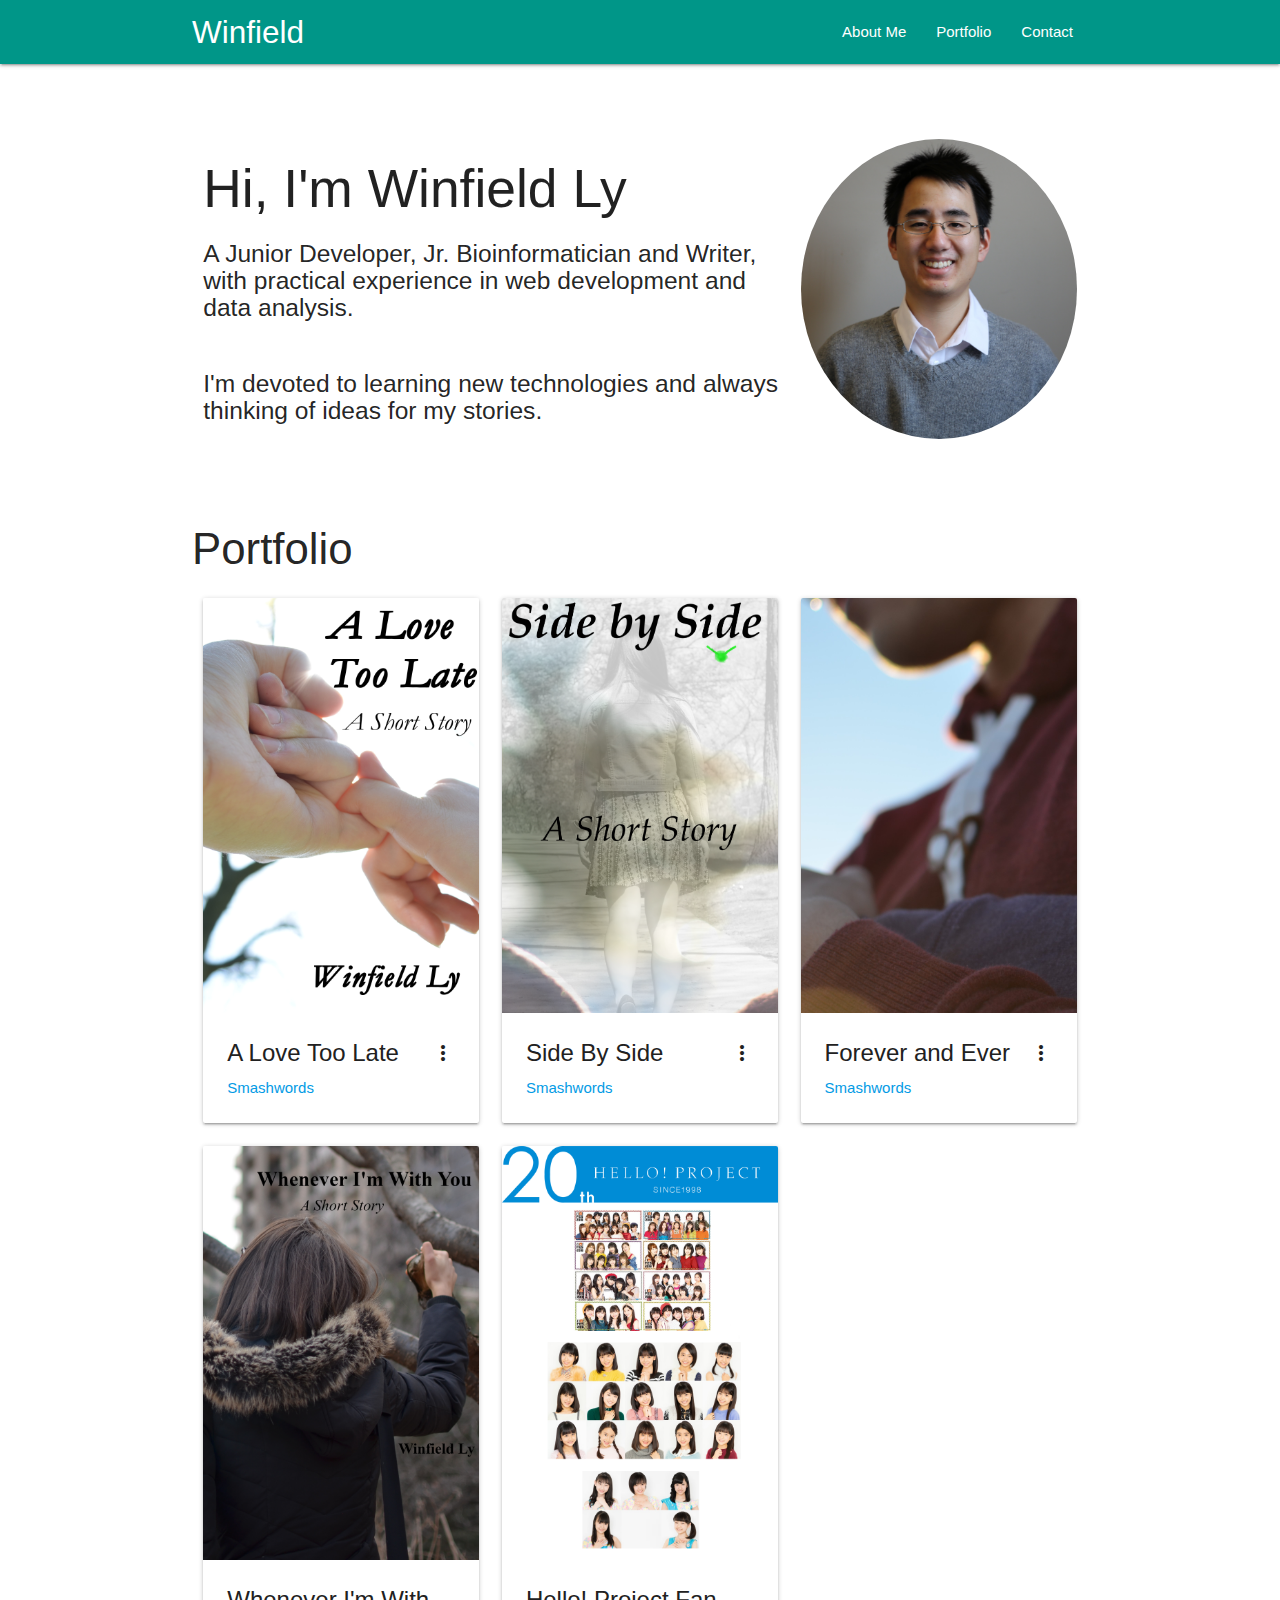
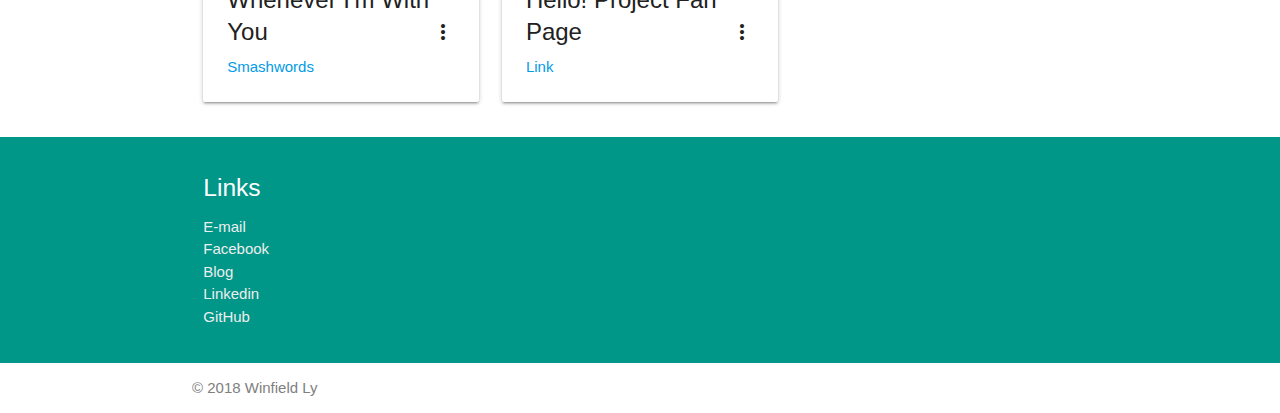
<file: index.html>
<!DOCTYPE html>
<html>
	<head>
		<title>Winfield Ly</title>
		<!-- Import Google Icon Font-->
		<link href="https://fonts.googleapis.com/icon?family=Material+Icons" rel="stylesheet">
		<!-- Import materialize.css-->
		<link type="text/css" rel="stylesheet" href="css/materialize.min.css" media="screen,projection"/>
		<link type="text/css" rel="stylesheet" href="css/custom.css"/>
		
		<!-- Let browser know website is optimized for mobile-->
		<meta name="viewport" content="width=device-width, initial-scale=1.0"/>
	</head>

	<body>
		<!-- Nav-->
		<nav class="teal">
			<div class="nav-wrapper container">
				<a href="#top" class="brand-logo">Winfield</a>
				<a href="#" data-target="mobile-demo" class="sidenav-trigger"><i class="material-icons">menu</i></a>
				<ul id="nav-mobile" class="right hide-on-med-and-down">
					<li><a href="#about">About Me</a></li>
					<li><a href="#portfolio">Portfolio</a></li>
					<li><a href="#contact">Contact</a></li>
				</ul>
			</div>
		</nav>
		
		<ul class="sidenav" id="mobile-demo">
			<li><a href="#about">About Me</a></li>
			<li><a href="#portfolio">Portfolio</a></li>
			<li><a href="#contact">Contact</a></li>
		</ul>
		
		<!-- Main section-->
		<div id="about" class="section no-pad-bot" id="index-banner">
			<div class="container">
				<div class="row">
					<br><br>
					<div class="col s4 push-s8">
						<p><img src="img/winfield.jpg" alt="Winfield" class="circle responsive-img"></p>
					</div>
					<div class="col s8 pull-s4">
						<h2>Hi, I'm Winfield Ly</h2>
						<h5 class="s12 light">A Junior Developer, Jr. Bioinformatician and Writer, with practical experience in
                web development and data analysis.</h5>
						<br>
						<h5 class="s12 light">I'm devoted to learning new technologies and always thinking of ideas for my stories.</h5>
					</div>
					<br><br>
				</div>
			</div>
		</div>
		
		<!-- Portfolio section -->
		<div id="portfolio" class="section no-pad-bot" id="index-banner">
			<div class="container">
				<div class="row">
					<h3>Portfolio</h3>
					<div class="col s12 m4 l4">
						<div class="card">
							<div class="card-image waves-effect waves-block waves-light">
								<img class="activator" src="img/A_Love_Too_Late.jpg">
							</div>
							<div class="card-content">
								<span class="card-title activator grey-text text-darken-4">A Love Too Late<i class="material-icons right">more_vert</i></span>
								<p><a target="_blank" href="https://www.smashwords.com/books/view/314257">Smashwords</a></p>
							</div>
							<div class="card-reveal">
								<span class="card-title grey-text text-darken-4">A Love Too Late<i class="material-icons right">close</i></span>
								<p><b>Synopsis:</b> If the time to say what you truly thought deep down has already passed, do you 
								move on, or remain in the past while living in the present filled with regrets? Jackie has 
								always loved his childhood friend, Joyce but she is getting married to someone else. While 
								trying to continue on with his life, he always ends up thinking about her. A Love Too Late 
								explores a snippet of the two childhood friends.</p>
							</div>
						</div>
					</div>
					<div class="col s12 m4 l4">
						<div class="card">
							<div class="card-image waves-effect waves-block waves-light">
								<img class="activator" src="img/side_by_side.png">
							</div>
							<div class="card-content">
								<span class="card-title activator grey-text text-darken-4">Side By Side<i class="material-icons right">more_vert</i></span>
								<p><a target="_blank" href="https://www.smashwords.com/books/view/410000">Smashwords</a></p>
							</div>
							<div class="card-reveal">
								<span class="card-title grey-text text-darken-4">Side By Side<i class="material-icons right">close</i></span>
								<p><b>Synopsis:</b> After two weeks from the break up from his first love, Jackie has been 
								reminiscing the memories about her while his good friend, Kim, has been trying to support him 
								to move on. Then as if fantasy meets reality, Jackie gets a second chance to try to make things
								right from help that he least suspects.</p>
							</div>
						</div>
					</div>
					<div class="col s12 m4 l4">
						<div class="card">
							<div class="card-image waves-effect waves-block waves-light">
								<img class="activator" src="img/forever_and_ever.jpg">
							</div>
							<div class="card-content">
							<span class="card-title activator grey-text text-darken-4">Forever and Ever<i class="material-icons right">more_vert</i></span>
								<p><a target="_blank" href="https://www.smashwords.com/books/view/605866">Smashwords</a></p>
							</div>
							<div class="card-reveal">
								<span class="card-title grey-text text-darken-4">Forever and Ever<i class="material-icons right">close</i></span>
								<p><b>Synopsis:</b> Nina and Mina are twin sisters that both have feelings for their 
								childhood friend, Ken. From the beginning, Mina and Ken were instantly attracted, leaving 
								Nina as the third wheel. With love for her sister flowing strong, Nina decides to hide her
								feelings. But after an unfortunate incident that will forever change the friendship between
								the three friends, will Nina accept her feelings to move on?</p>
							</div>
						</div>
					</div>
					<div class="col s12 m4 l4">
						<div class="card">
							<div class="card-image waves-effect waves-block waves-light">
								<img class="activator" src="img/whenever_im_with_you_cover.png">
							</div>
							<div class="card-content">
								<span class="card-title activator grey-text text-darken-4">Whenever I'm With You<i class="material-icons right">more_vert</i></span>
								<p><a target="_blank" href="https://www.smashwords.com/books/view/907838">Smashwords</a></p>
							</div>
							<div class="card-reveal">
								<span class="card-title grey-text text-darken-4">Whenever I'm With You<i class="material-icons right">close</i></span>
								<p><b>Synopsis:</b> Mimi has been best friends with Airi since childhood, who they have always 
								supported one another with everything. After a setback, Mimi felt disappointed and unsure of 
								herself. She feels grateful with the support coming from people important to her. This story 
								explores a snippet of her personal growth.</p>
							</div>
						</div>
					</div>
					<div class="col s12 m4 l4">
						<div class="card">
							<div class="card-image waves-effect waves-block waves-light">
								<img class="activator" src="img/H!PFall2018.png">
							</div>
							<div class="card-content">
								<span class="card-title activator grey-text text-darken-4">Hello! Project Fan Page<i class="material-icons right">more_vert</i></span>
								<p><a target="_blank" href="hp_landing_page.html">Link</a></p>
							</div>
							<div class="card-reveal">
								<span class="card-title grey-text text-darken-4">Hello! Project Fan Page<i class="material-icons right">close</i></span>
								<p>A landing page with a collection of links where new (and current) fans can go to learn, and keep up-to-date on various activities from Hello! Project.</p>
							</div>
						</div>
					</div>
				</div>
			</div>
		</div>
		
		<!-- Footer-->
		<footer class="page-footer teal">
			<div id="contact" class="container">
				<div class="row">
					<div class="col l6 s12">
						<h5 class="white-text">Links</h5>
							<ul>
								<li><a target="_blank" class="grey-text text-lighten-3" href="mailto:winfield.ly@pm.me">E-mail</a></li>
								<li><a target="_blank" class="grey-text text-lighten-3" href="https://www.facebook.com/winfield.ly510/">Facebook</a></li>
								<li><a target="_blank" class="grey-text text-lighten-3" href="https://winfieldly.blogspot.com/">Blog</a></li>
								<li><a target="_blank" class="grey-text text-lighten-3" href="https://www.linkedin.com/in/winfieldly/">Linkedin</a></li>
								<li><a target="_blank" class="grey-text text-lighten-3" href="https://github.com/wly5">GitHub</a></li>
							</ul>
					</div>
				</div>
			</div>
			<div id="copyright" class="footer-copyright">
				<div class="container">
				© 2018 Winfield Ly
				</div>
			</div>
        </footer>
		
		<!-- JavaScript at end of body for optmized loading-->
		<script src="https://ajax.googleapis.com/ajax/libs/jquery/3.3.1/jquery.min.js"></script>
		<script type="text/javascript" src="js/materialize.min.js"></script>
		<script type="text/javascript" src="js/custom.js"></script>
	</body>
</html>
</file>
<file: css/custom.css>
/*
 * Custom CSS 
 */

#copyright {
	background: white;
	color: gray;
}

#myBtn {
  display: none; /* Hidden by default */
  position: fixed; /* Fixed/sticky position */
  bottom: 20px; /* Place the button at the bottom of the page */
  right: 30px; /* Place the button 30px from the right */
  z-index: 99; /* Make sure it does not overlap */
  border: none; /* Remove borders */
  outline: none; /* Remove outline */
  background-color: teal; /* Set a background color */
  color: white; /* Text color */
  cursor: pointer; /* Add a mouse pointer on hover */
  padding: 15px; /* Some padding */
  border-radius: 10px; /* Rounded corners */
  font-size: 18px; /* Increase font size */
}

#myBtn:hover {
  background-color: #555; /* Add a dark-grey background on hover */
}
</file>
